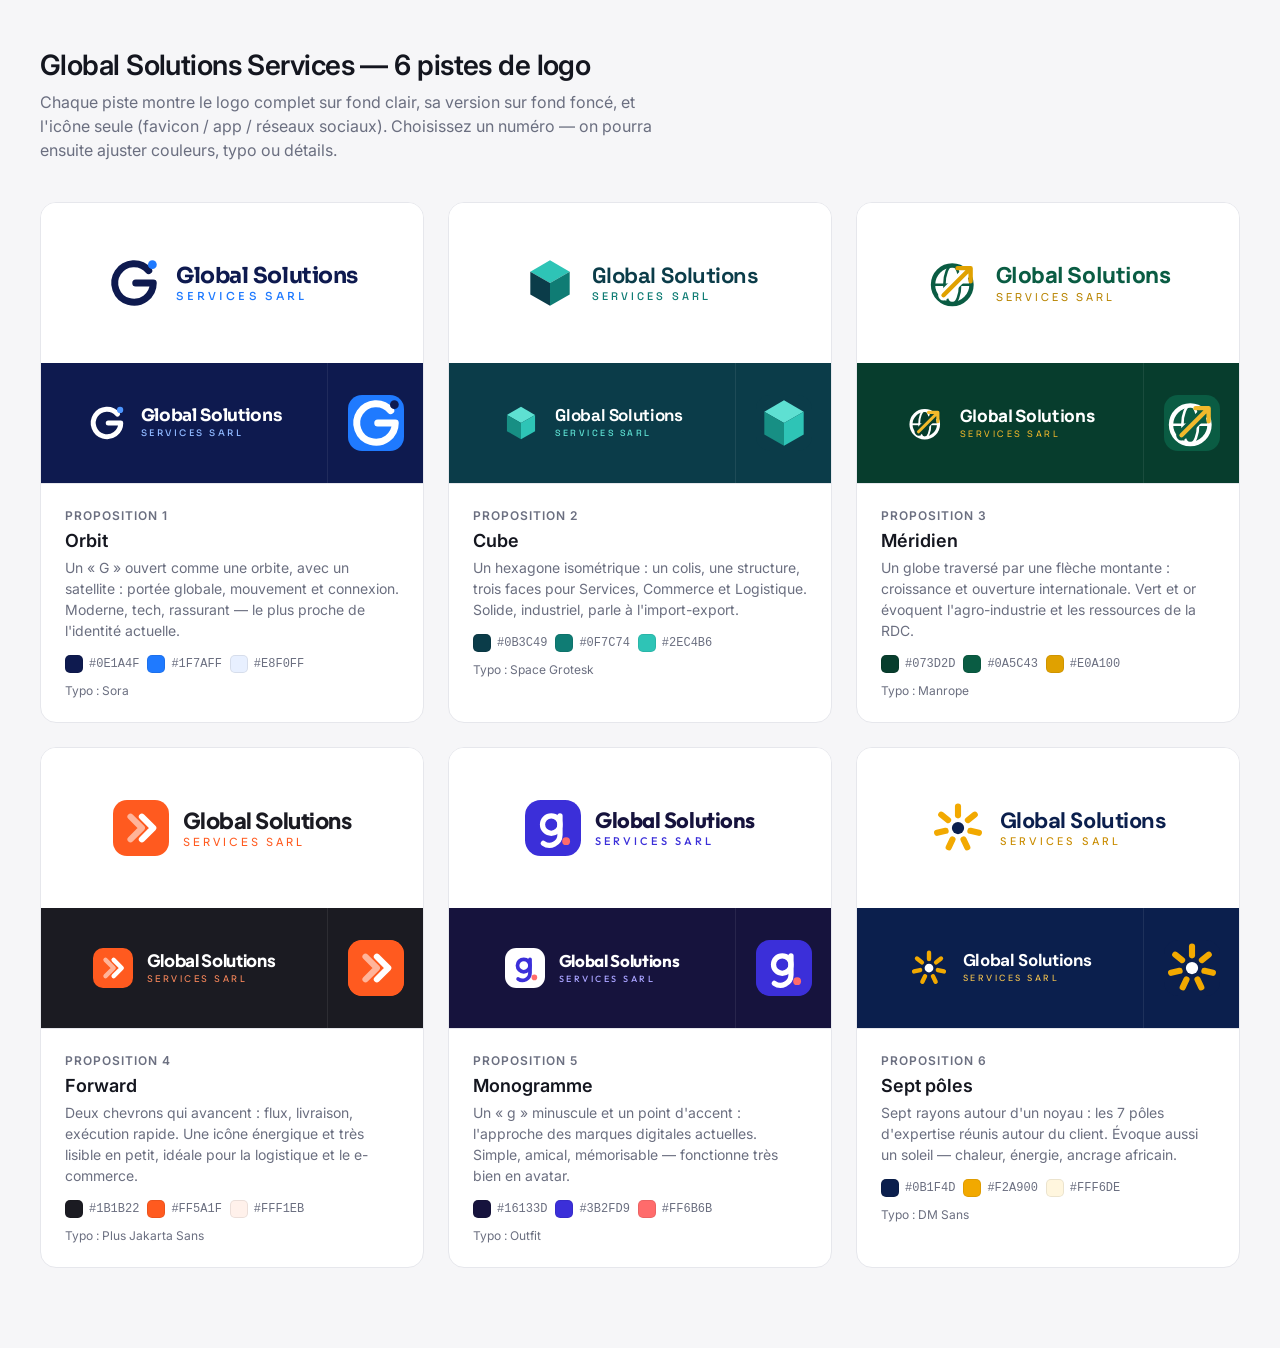
<file: logos/index.html>
<!DOCTYPE html>
<html lang="fr">
<head>
<meta charset="UTF-8">
<meta name="viewport" content="width=device-width, initial-scale=1.0">
<title>GSS — Propositions de logo</title>
<link rel="preconnect" href="https://fonts.googleapis.com">
<link rel="preconnect" href="https://fonts.gstatic.com" crossorigin>
<link href="https://fonts.googleapis.com/css2?family=Inter:wght@400;500;600&family=Sora:wght@600;700&family=Space+Grotesk:wght@500;700&family=Manrope:wght@600;800&family=Outfit:wght@500;700&family=DM+Sans:wght@500;700&family=Plus+Jakarta+Sans:wght@600;800&display=swap" rel="stylesheet">
<style>
  :root { --ink:#14161f; --muted:#6b6f80; --line:#e6e7ec; --page:#f6f6f8; }
  * { box-sizing:border-box; margin:0; padding:0; }
  body { font-family:'Inter',sans-serif; background:var(--page); color:var(--ink); padding:48px 16px 80px; }
  header { max-width:1200px; margin:0 auto 40px; }
  header h1 { font-size:28px; font-weight:600; letter-spacing:-.02em; }
  header p { color:var(--muted); margin-top:8px; max-width:640px; line-height:1.5; }
  .grid { max-width:1200px; margin:0 auto; display:grid; grid-template-columns:repeat(auto-fill,minmax(360px,1fr)); gap:24px; }
  .card { background:#fff; border:1px solid var(--line); border-radius:16px; overflow:hidden; display:flex; flex-direction:column; }
  .num { font-size:12px; font-weight:600; color:var(--muted); letter-spacing:.08em; text-transform:uppercase; }
  .stage { padding:40px 28px; display:flex; align-items:center; justify-content:center; min-height:160px; }
  .stage.light { background:#fff; }
  .lockup { display:flex; align-items:center; gap:14px; }
  .lockup svg { width:56px; height:56px; flex:none; }
  .wm-1 { line-height:1.05; }
  .wm-1 b { display:block; font-size:22px; }
  .wm-1 small { display:block; font-size:11px; letter-spacing:.28em; text-transform:uppercase; margin-top:4px; }
  .row { display:grid; grid-template-columns:1fr 96px; }
  .row .stage { min-height:120px; padding:24px; }
  .row .app { display:flex; align-items:center; justify-content:center; border-left:1px solid rgba(255,255,255,.08); }
  .row .app svg { width:56px; height:56px; border-radius:14px; }
  .lockup.sm svg { width:40px; height:40px; }
  .lockup.sm .wm-1 b { font-size:17px; }
  .lockup.sm .wm-1 small { font-size:9px; }
  .info { padding:20px 24px 24px; border-top:1px solid var(--line); flex:1; }
  .info h2 { font-size:18px; font-weight:600; margin:6px 0 6px; }
  .info p { color:var(--muted); font-size:14px; line-height:1.5; }
  .chips { display:flex; gap:8px; margin-top:14px; flex-wrap:wrap; }
  .chip { display:flex; align-items:center; gap:6px; font-size:12px; color:var(--muted); font-family:ui-monospace,monospace; }
  .chip i { width:18px; height:18px; border-radius:5px; border:1px solid rgba(0,0,0,.08); }
  .font { margin-top:10px; font-size:12px; color:var(--muted); }
  @media (max-width:420px){ .grid{grid-template-columns:1fr;} .row{grid-template-columns:1fr 72px;} }
</style>
</head>
<body>
<header>
  <h1>Global Solutions Services — 6 pistes de logo</h1>
  <p>Chaque piste montre le logo complet sur fond clair, sa version sur fond foncé, et l'icône seule (favicon / app / réseaux sociaux). Choisissez un numéro — on pourra ensuite ajuster couleurs, typo ou détails.</p>
</header>
<main class="grid" id="grid"></main>

<script>
const marks = {
  // 1 — Orbit : un G ouvert avec un satellite
  orbit: (c) => `<svg viewBox="0 0 64 64">
      <path d="M48.85 17.86A22 22 0 1 0 54 32H34" fill="none" stroke="${c.a}" stroke-width="8" stroke-linecap="round" stroke-linejoin="round"/>
      <circle cx="53" cy="11" r="5" fill="${c.b}"/></svg>`,
  // 2 — Cube : hexagone isométrique, trois faces = trois métiers
  cube: (c) => `<svg viewBox="0 0 64 64">
      <path d="M32 6 54.5 19 32 32 9.5 19Z" fill="${c.a}"/>
      <path d="M54.5 19V45L32 58V32Z" fill="${c.b}"/>
      <path d="M9.5 19 32 32V58L9.5 45Z" fill="${c.c}"/></svg>`,
  // 3 — Méridien : globe traversé par une flèche de croissance
  meridian: (c) => `<svg viewBox="0 0 64 64">
      <circle cx="30" cy="34" r="22" fill="none" stroke="${c.a}" stroke-width="5"/>
      <ellipse cx="30" cy="34" rx="9" ry="22" fill="none" stroke="${c.a}" stroke-width="3"/>
      <path d="M8 34H52" stroke="${c.a}" stroke-width="3"/>
      <path d="M20 46 50 16" stroke="${c.bg}" stroke-width="12" stroke-linecap="round"/>
      <path d="M20 46 50 16M36 15H51V30" fill="none" stroke="${c.b}" stroke-width="5" stroke-linecap="round" stroke-linejoin="round"/></svg>`,
  // 4 — Forward : doubles chevrons, mouvement et flux
  forward: (c) => `<svg viewBox="0 0 64 64">
      <rect width="64" height="64" rx="16" fill="${c.a}"/>
      <path d="M20 19 33 32 20 45" fill="none" stroke="${c.b}" stroke-width="7" stroke-linecap="round" stroke-linejoin="round" opacity=".55"/>
      <path d="M33 19 46 32 33 45" fill="none" stroke="${c.b}" stroke-width="7" stroke-linecap="round" stroke-linejoin="round"/></svg>`,
  // 5 — Monogramme : « g » minuscule + point
  mono: (c) => `<svg viewBox="0 0 64 64">
      <rect width="64" height="64" rx="18" fill="${c.a}"/>
      <circle cx="30" cy="28" r="10" fill="none" stroke="${c.b}" stroke-width="6"/>
      <path d="M40 18V40A12 12 0 0 1 21 49.5" fill="none" stroke="${c.b}" stroke-width="6" stroke-linecap="round"/>
      <circle cx="47" cy="47" r="4.5" fill="${c.c}"/></svg>`,
  // 6 — Sept pôles : sept rayons autour d'un noyau
  seven: (c) => `<svg viewBox="0 0 64 64">
      ${[0,1,2,3,4,5,6].map(i => `<rect x="28.5" y="4" width="7" height="17" rx="3.5" fill="${c.a}" transform="rotate(${i*360/7} 32 32)"/>`).join('')}
      <circle cx="32" cy="32" r="7" fill="${c.b}"/></svg>`,
};

const logos = [
  { id:1, name:'Orbit', mark:'orbit', font:'Sora', weight:700,
    concept:"Un « G » ouvert comme une orbite, avec un satellite : portée globale, mouvement et connexion. Moderne, tech, rassurant — le plus proche de l'identité actuelle.",
    light:{a:'#0E1A4F', b:'#1F7AFF', text:'#0E1A4F', sub:'#1F7AFF', bg:'#fff'},
    dark: {a:'#FFFFFF', b:'#4D96FF', text:'#FFFFFF', sub:'#8FB8FF', bg:'#0E1A4F'},
    app:  {a:'#FFFFFF', b:'#0E1A4F', bg:'#1F7AFF'},
    palette:['#0E1A4F','#1F7AFF','#E8F0FF'] },
  { id:2, name:'Cube', mark:'cube', font:'Space Grotesk', weight:700,
    concept:"Un hexagone isométrique : un colis, une structure, trois faces pour Services, Commerce et Logistique. Solide, industriel, parle à l'import-export.",
    light:{a:'#2EC4B6', b:'#0F7C74', c:'#0B3C49', text:'#0B3C49', sub:'#0F7C74', bg:'#fff'},
    dark: {a:'#5EE0D2', b:'#2EC4B6', c:'#178F84', text:'#FFFFFF', sub:'#5EE0D2', bg:'#0B3C49'},
    app:  {a:'#5EE0D2', b:'#2EC4B6', c:'#178F84', bg:'#0B3C49'},
    palette:['#0B3C49','#0F7C74','#2EC4B6'] },
  { id:3, name:'Méridien', mark:'meridian', font:'Manrope', weight:800,
    concept:"Un globe traversé par une flèche montante : croissance et ouverture internationale. Vert et or évoquent l'agro-industrie et les ressources de la RDC.",
    light:{a:'#0A5C43', b:'#E0A100', text:'#0A5C43', sub:'#B88400', bg:'#fff'},
    dark: {a:'#FFFFFF', b:'#F2B92B', text:'#FFFFFF', sub:'#F2B92B', bg:'#073D2D'},
    app:  {a:'#FFFFFF', b:'#F2B92B', bg:'#0A5C43'},
    palette:['#073D2D','#0A5C43','#E0A100'] },
  { id:4, name:'Forward', mark:'forward', font:'Plus Jakarta Sans', weight:800,
    concept:"Deux chevrons qui avancent : flux, livraison, exécution rapide. Une icône énergique et très lisible en petit, idéale pour la logistique et le e-commerce.",
    light:{a:'#FF5A1F', b:'#FFFFFF', text:'#1B1B22', sub:'#FF5A1F', bg:'#fff'},
    dark: {a:'#FF5A1F', b:'#FFFFFF', text:'#FFFFFF', sub:'#FF8A5C', bg:'#1B1B22'},
    app:  {a:'#FF5A1F', b:'#FFFFFF', bg:'#FF5A1F'},
    palette:['#1B1B22','#FF5A1F','#FFF1EB'] },
  { id:5, name:'Monogramme', mark:'mono', font:'Outfit', weight:700,
    concept:"Un « g » minuscule et un point d'accent : l'approche des marques digitales actuelles. Simple, amical, mémorisable — fonctionne très bien en avatar.",
    light:{a:'#3B2FD9', b:'#FFFFFF', c:'#FF6B6B', text:'#16133D', sub:'#3B2FD9', bg:'#fff'},
    dark: {a:'#FFFFFF', b:'#3B2FD9', c:'#FF6B6B', text:'#FFFFFF', sub:'#A9A3FF', bg:'#16133D'},
    app:  {a:'#3B2FD9', b:'#FFFFFF', c:'#FF6B6B', bg:'#3B2FD9'},
    palette:['#16133D','#3B2FD9','#FF6B6B'] },
  { id:6, name:'Sept pôles', mark:'seven', font:'DM Sans', weight:700,
    concept:"Sept rayons autour d'un noyau : les 7 pôles d'expertise réunis autour du client. Évoque aussi un soleil — chaleur, énergie, ancrage africain.",
    light:{a:'#F2A900', b:'#0B1F4D', text:'#0B1F4D', sub:'#C98C00', bg:'#fff'},
    dark: {a:'#F2A900', b:'#FFFFFF', text:'#FFFFFF', sub:'#F2C14E', bg:'#0B1F4D'},
    app:  {a:'#F2A900', b:'#FFFFFF', bg:'#0B1F4D'},
    palette:['#0B1F4D','#F2A900','#FFF6DE'] },
];

const lockup = (l, c, cls='') => `
  <div class="lockup ${cls}">
    ${marks[l.mark](c)}
    <div class="wm-1" style="font-family:'${l.font}',sans-serif">
      <b style="color:${c.text};font-weight:${l.weight};letter-spacing:-.02em">Global Solutions</b>
      <small style="color:${c.sub};font-weight:500">Services Sarl</small>
    </div>
  </div>`;

document.getElementById('grid').innerHTML = logos.map(l => `
  <article class="card">
    <div class="stage light">${lockup(l, l.light)}</div>
    <div class="row" style="background:${l.dark.bg}">
      <div class="stage">${lockup(l, l.dark, 'sm')}</div>
      <div class="app">${marks[l.mark](l.app).replace('<svg ', `<svg style="background:${l.app.bg}" `)}</div>
    </div>
    <div class="info">
      <span class="num">Proposition ${l.id}</span>
      <h2>${l.name}</h2>
      <p>${l.concept}</p>
      <div class="chips">${l.palette.map(p => `<span class="chip"><i style="background:${p}"></i>${p}</span>`).join('')}</div>
      <div class="font">Typo : ${l.font}</div>
    </div>
  </article>`).join('');
</script>
</body>
</html>
</file>
